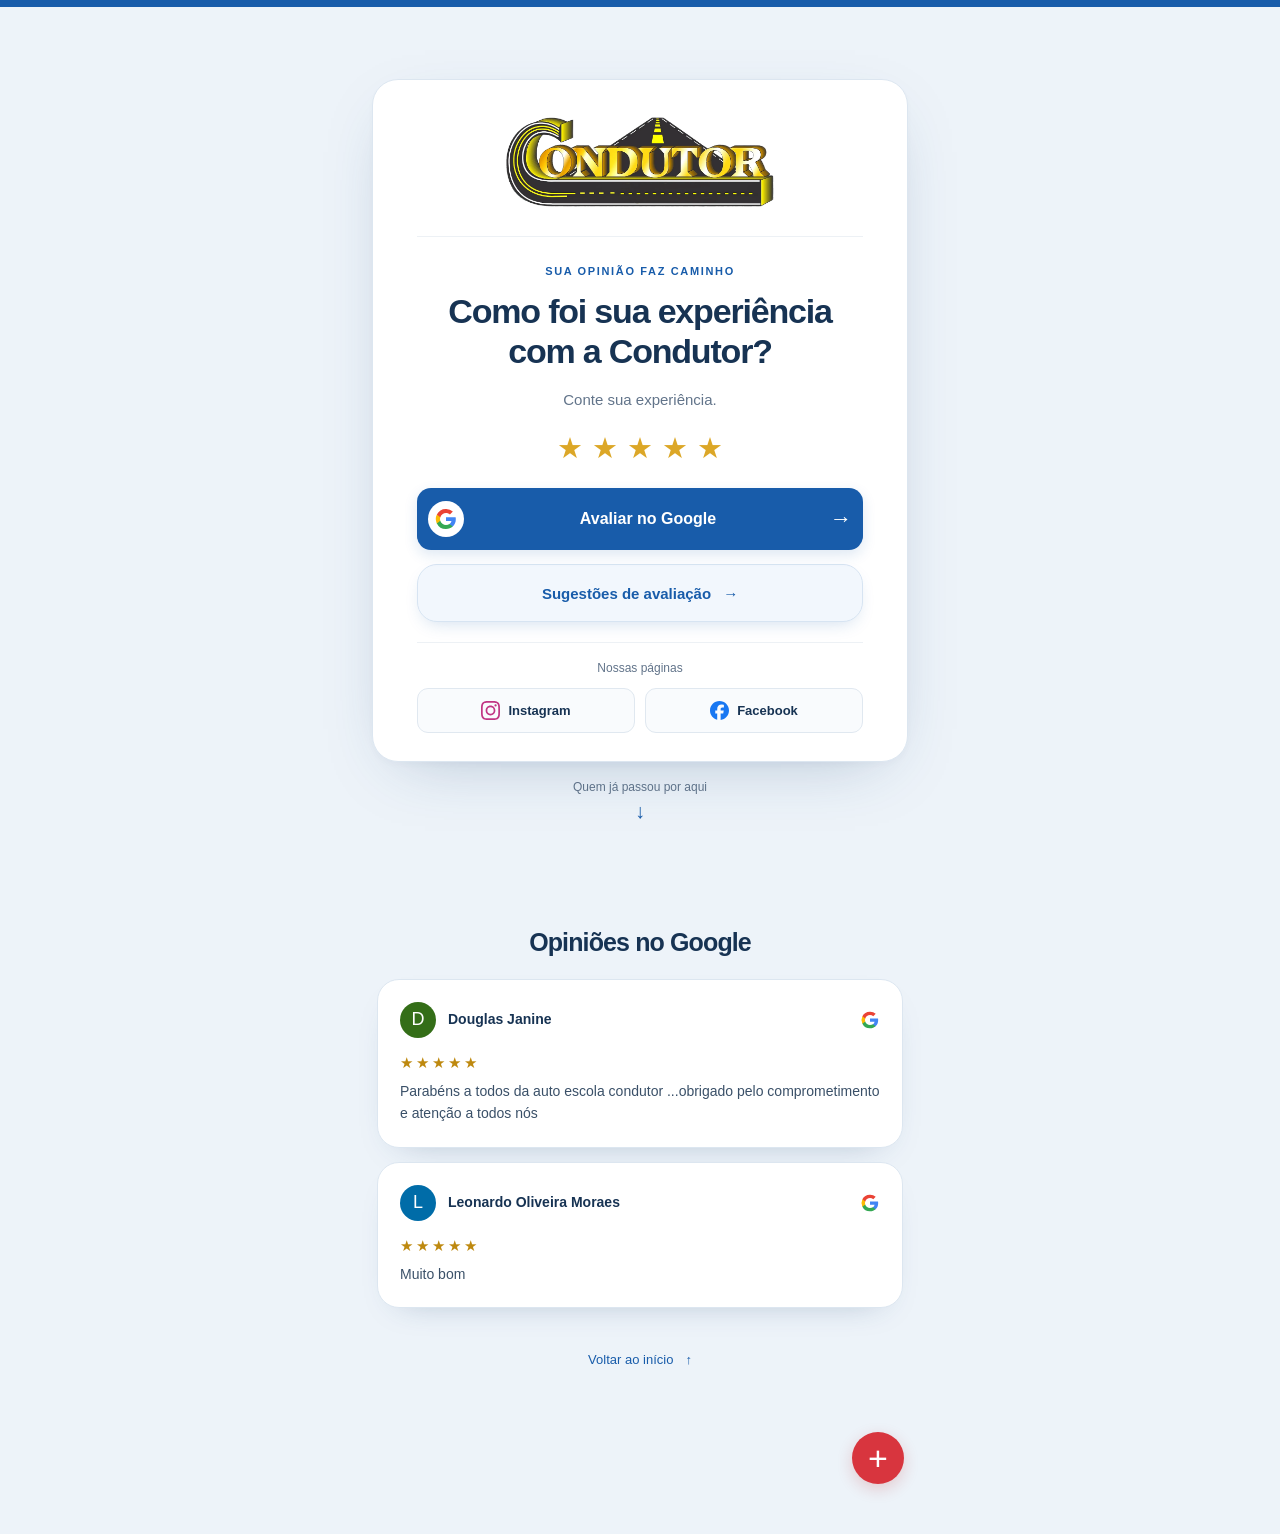
<file: index.html>
<!doctype html>
<html lang="pt-BR">
  <head>
    <meta charset="UTF-8" />
    <meta name="viewport" content="width=device-width, initial-scale=1.0" />
    <meta name="theme-color" content="#ffffff" />
    <meta name="description" content="Avalie o atendimento da Auto Escola Condutor no Google." />
    <title>Auto Escola Condutor — Avaliações</title>
    <link rel="icon" href="data:image/svg+xml,%3Csvg xmlns='http://www.w3.org/2000/svg' viewBox='0 0 64 64'%3E%3Crect width='64' height='64' rx='16' fill='%231a73e8'/%3E%3Cpath d='M15 42h34M20 34h24M24 26h16' stroke='white' stroke-width='6' stroke-linecap='round'/%3E%3Ccircle cx='32' cy='48' r='4' fill='%23f4e500'/%3E%3C/svg%3E" />
    <link rel="stylesheet" href="./style.css" />
  </head>
  <body>
    <main class="page-shell home-shell" id="inicio" data-view="home">
      <div class="hero-stage">
      <section class="review-card" aria-labelledby="page-title">
        <div class="brand-lockup">
          <img class="brand-logo" src="assets/condutor.webp" alt="Logo Auto Escola Condutor" />
        </div>



        <div id="review-intro" class="review-content">
        <p class="eyebrow">Sua opinião faz caminho</p>
        <h1 id="page-title">Como foi sua experiência com a Condutor?</h1>
        <p class="supporting-copy">Conte sua experiência.</p>

        <div class="stars" aria-hidden="true">
          <span>★</span><span>★</span><span>★</span><span>★</span><span>★</span>
        </div>
        </div>
        <div id="thank-you" class="review-content thank-you" hidden>
          <span class="thank-you-icon" aria-hidden="true">✓</span>
          <h2 id="thank-you-title" tabindex="-1">Obrigado por fazer parte da nossa história.</h2>
          <p class="supporting-copy">Conclua sua avaliação no Google.</p>
        </div>

        <a class="review-button" href="https://search.google.com/local/writereview?placeid=ChIJnSWxMhN_vZQRJkcodq7XDts" target="_blank" rel="noopener noreferrer">
          <span class="google-badge" aria-hidden="true"><img src="assets/google-g.svg" alt="" width="24" height="24" /></span>
          <span>Avaliar no Google</span>
          <span class="arrow" aria-hidden="true">→</span>
        </a>
        <a class="suggestions-link" id="open-suggestions" href="#sugestoes" aria-controls="suggestions-view">Sugestões de avaliação <span aria-hidden="true">→</span></a>
        <button class="back-button" id="back-button" type="button" hidden>Voltar ao início</button>
        <section class="social-pages" aria-labelledby="social-title">
          <h2 id="social-title">Nossas páginas</h2>
          <div class="social-links">
            <a class="social-link instagram" href="https://www.instagram.com/instrutores_credenciados_/" target="_blank" rel="noopener noreferrer"><img src="assets/instagram.svg" width="22" height="22" alt="" />Instagram</a>
            <a class="social-link facebook" href="https://www.facebook.com/www.cfccondutor.com.br/?locale=pt_BR" target="_blank" rel="noopener noreferrer"><img src="assets/facebook.svg" width="22" height="22" alt="" />Facebook</a><button class="social-link share-button" type="button" data-share><svg width="20" height="20" viewBox="0 0 24 24" fill="none" stroke="currentColor" stroke-width="1.8" aria-hidden="true"><circle cx="18" cy="5" r="3"/><circle cx="6" cy="12" r="3"/><circle cx="18" cy="19" r="3"/><path d="m8.6 10.5 6.8-4M8.6 13.5l6.8 4"/></svg>Compartilhar</button>
          </div>
        </section>

      </section>
      <a class="scroll-cue" href="#avaliacoes">Quem já passou por aqui <span aria-hidden="true">↓</span></a>
      </div>

      <section class="testimonials" id="avaliacoes" aria-labelledby="testimonials-title">
        <div class="section-heading"><h2 id="testimonials-title">Opiniões no Google</h2></div>
        <div class="testimonial-list">
          <article class="testimonial-card">
            <div class="reviewer">
              <span class="reviewer-avatar avatar-douglas" aria-hidden="true">D</span>
              <div><h3>Douglas Janine</h3></div>
              <img class="review-source" src="assets/google-g.svg" alt="Google" width="20" height="20" loading="lazy" />
            </div>
            <div class="rating" aria-label="5 de 5 estrelas"><span aria-hidden="true">★★★★★</span></div>
            <blockquote>Parabéns a todos da auto escola condutor ...obrigado pelo comprometimento e atenção a todos nós</blockquote>
          </article>
          <article class="testimonial-card">
            <div class="reviewer">
              <span class="reviewer-avatar avatar-leonardo" aria-hidden="true">L</span>
              <div><h3>Leonardo Oliveira Moraes</h3></div>
              <img class="review-source" src="assets/google-g.svg" alt="Google" width="20" height="20" loading="lazy" />
            </div>
            <div class="rating" aria-label="5 de 5 estrelas"><span aria-hidden="true">★★★★★</span></div>
            <blockquote>Muito bom</blockquote>
          </article>
        </div>
        <a class="return-top" href="#inicio">Voltar ao início <span aria-hidden="true">↑</span></a>
      </section>
<footer class="help-footer"><details class="help-contact"><summary aria-label="Precisa de ajuda?" title="Precisa de ajuda?"><span aria-hidden="true">+</span></summary><div class="help-options"><p>Precisa de ajuda?</p><a href="https://wa.me/5517997099109?text=Ol%C3%A1!%20Preciso%20de%20ajuda%20com%20meu%20atendimento%20na%20Condutor." target="_blank" rel="noopener noreferrer">Falar no WhatsApp</a><a href="mailto:cfccondutor@hotmail.com">Enviar e-mail</a></div></details></footer>
    </main>
    <main class="suggestions-shell" id="suggestions-view" hidden aria-labelledby="suggestions-title">
  <nav class="suggestions-nav" aria-label="Navegação"><a id="close-suggestions" href="#inicio">← Voltar</a><img src="assets/condutor.webp" alt="Auto Escola Condutor" width="125" /></nav>
  <header class="suggestions-heading"><h1 id="suggestions-title" tabindex="-1">Sugestões de avaliação</h1><p>Toque no texto para editar e depois copie.</p></header>
  <div class="category-tabs" role="tablist" aria-label="Categorias de sugestões">
        <button type="button" role="tab" id="tab-geral" aria-selected="true" aria-controls="suggestion-panel" data-category="geral" class="category-tab">Geral</button>
        <button type="button" role="tab" id="tab-atendimento" aria-selected="false" aria-controls="suggestion-panel" tabindex="-1" data-category="atendimento" class="category-tab">Atendimento</button>
        <button type="button" role="tab" id="tab-servico" aria-selected="false" aria-controls="suggestion-panel" tabindex="-1" data-category="servico" class="category-tab">Serviço</button>
        <button type="button" role="tab" id="tab-preco" aria-selected="false" aria-controls="suggestion-panel" tabindex="-1" data-category="preco" class="category-tab">Preço</button>
      </div>
  <div class="length-filter" role="group" aria-label="Tamanho das sugestões">
    <button type="button" data-length="curtas" aria-pressed="false">Curtas</button>
    <button type="button" data-length="detalhadas" aria-pressed="true">Detalhadas</button>
  </div>
  <section class="suggestion-panel" id="suggestion-panel" role="tabpanel" aria-labelledby="tab-geral" tabindex="0">
    <div id="suggestion-list" class="suggestion-list"></div>
  </section>
  <button class="more-suggestions" id="more-suggestions" type="button">Outras sugestões ↻</button>
  <div class="suggestions-action"><a class="review-button" href="https://search.google.com/local/writereview?placeid=ChIJnSWxMhN_vZQRJkcodq7XDts" target="_blank" rel="noopener noreferrer">
          <span class="google-badge" aria-hidden="true"><img src="assets/google-g.svg" alt="" width="24" height="24" /></span>
          <span>Avaliar no Google</span>
          <span class="arrow" aria-hidden="true">→</span>
        </a></div>

<div class="suggestion-share"><button class="social-link share-button" type="button" data-share><svg width="20" height="20" viewBox="0 0 24 24" fill="none" stroke="currentColor" stroke-width="1.8" aria-hidden="true"><circle cx="18" cy="5" r="3"/><circle cx="6" cy="12" r="3"/><circle cx="18" cy="19" r="3"/><path d="m8.6 10.5 6.8-4M8.6 13.5l6.8 4"/></svg>Compartilhar</button></div><footer class="help-footer"><details class="help-contact"><summary aria-label="Precisa de ajuda?" title="Precisa de ajuda?"><span aria-hidden="true">+</span></summary><div class="help-options"><p>Precisa de ajuda?</p><a href="https://wa.me/5517997099109?text=Ol%C3%A1!%20Preciso%20de%20ajuda%20com%20meu%20atendimento%20na%20Condutor." target="_blank" rel="noopener noreferrer">Falar no WhatsApp</a><a href="mailto:cfccondutor@hotmail.com">Enviar e-mail</a></div></details></footer>
  <p class="copy-status" role="status" aria-live="polite" aria-atomic="true" id="copy-status"></p>
</main>
<script src="./sharing.js" defer></script>
    <script src="./suggestions.js" defer></script>
    <script src="./review.js" defer></script>
  </body>
</html>
</file>
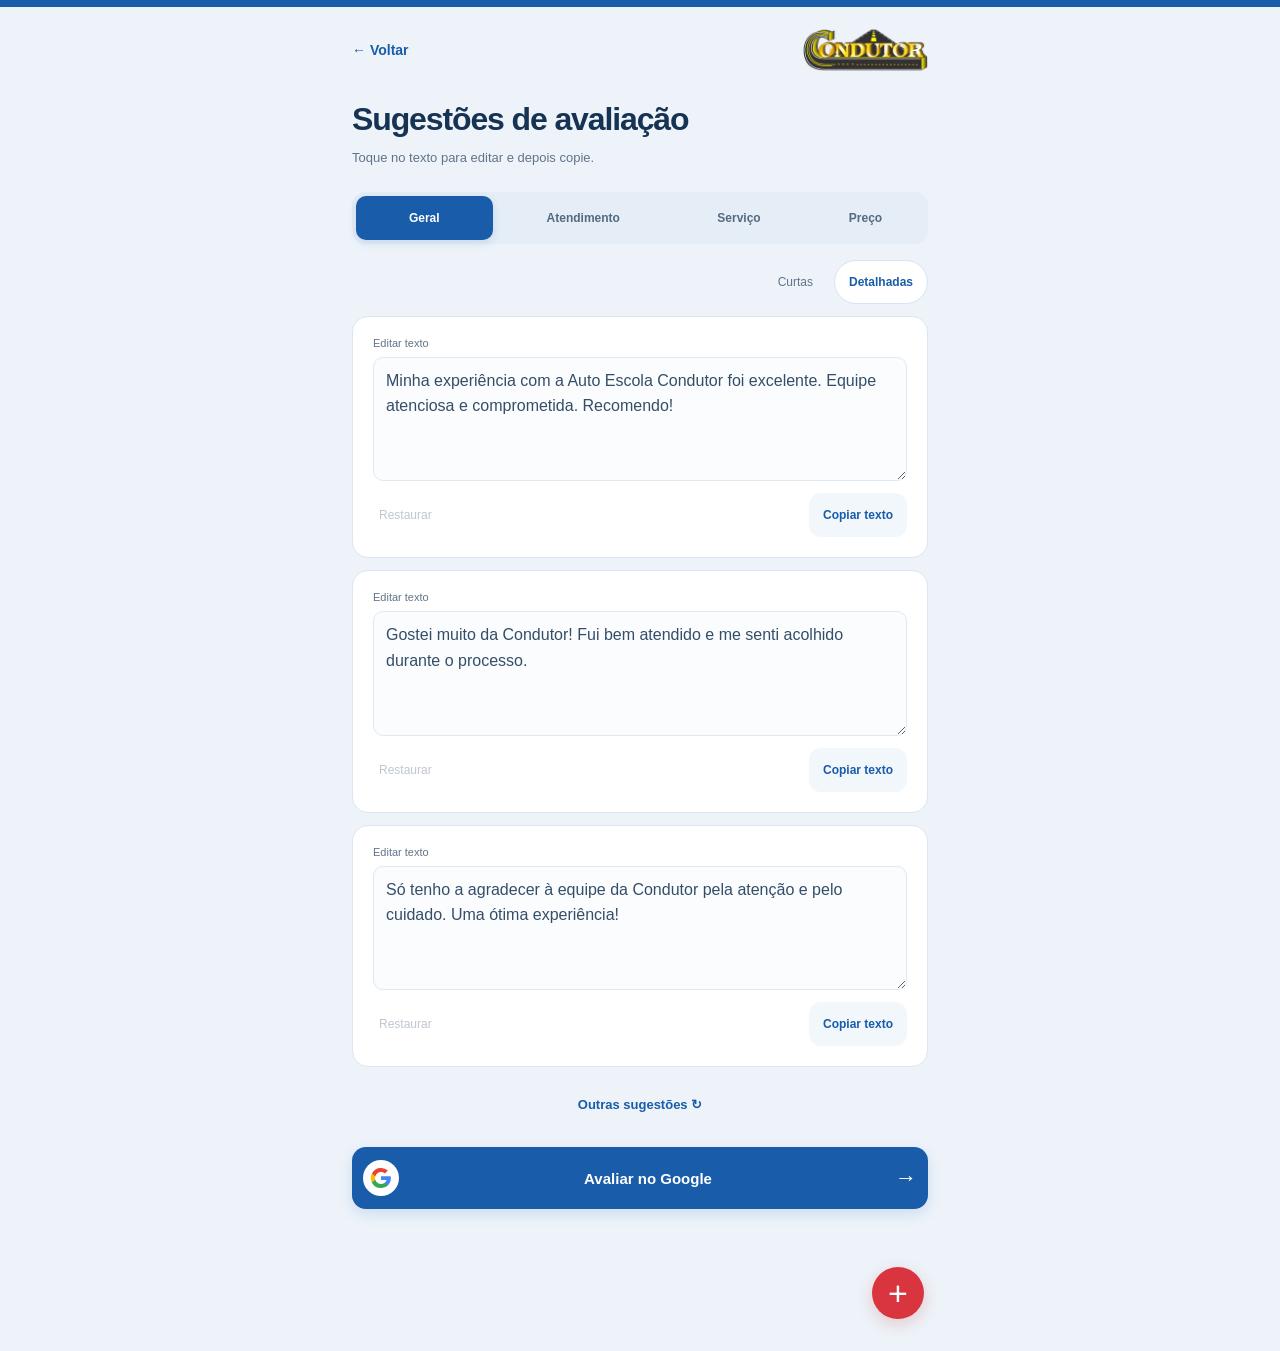
<file: sugestoes.html>
<!doctype html><html lang="pt-BR"><head><meta charset="utf-8"><meta name="viewport" content="width=device-width,initial-scale=1"><meta http-equiv="refresh" content="0;url=./#sugestoes"><title>Sugestões — Condutor</title><script>location.replace("./#sugestoes")</script></head><body><a href="./#sugestoes">Ver sugestões de avaliação</a></body></html>
</file>
<file: style.css>
:root {
  color-scheme: light;
  --ink: #173353;
  --muted: #62748a;
  --blue: #185caa;
  --blue-dark: #104984;
  --gold: #dca727;
  --ease: cubic-bezier(.2,.7,.3,1);
  font-family: "Segoe UI", Arial, sans-serif;
  -webkit-font-smoothing: antialiased;
}
* { box-sizing: border-box; }
[hidden] { display: none !important; }
body { margin: 0; color: var(--ink); background: #edf3f9; }
body::before { content: ""; position: fixed; inset: 0 0 auto; height: 7px; background: var(--blue); }
button, a { -webkit-tap-highlight-color: transparent; }
button { font: inherit; }
.page-shell { width: 100%; max-width: 580px; min-height: 100svh; margin: auto; padding: 40px 22px 26px; display: flex; flex-direction: column; justify-content: center; }
.review-card { position: relative; overflow: hidden; display: flex; flex-direction: column; align-items: center; padding: 36px 44px 28px; border: 1px solid #dce6f0; border-radius: 26px; background: #fff; box-shadow: 0 20px 65px -30px #214a7759, 0 3px 10px #214a7708; text-align: center; animation: arrive 450ms var(--ease) both; }
.brand-lockup { width: 100%; padding-bottom: 28px; margin-bottom: 26px; border-bottom: 1px solid #edf1f5; }
.brand-logo { display: block; width: min(100%, 270px); height: auto; max-height: 100px; object-fit: contain; margin: auto; }
.review-content { width: 100%; }
.eyebrow { margin: 0 0 13px; color: var(--blue); font-size: 11px; line-height: 1.5; font-weight: 700; letter-spacing: .15em; text-transform: uppercase; }
h1, .thank-you h2 { max-width: 390px; margin: 0 auto; font-size: clamp(27px, 6.5vw, 34px); font-weight: 650; letter-spacing: -.035em; line-height: 1.17; text-wrap: balance; }
.supporting-copy { max-width: 335px; margin: 16px auto 0; color: var(--muted); font-size: 15px; line-height: 1.65; text-wrap: pretty; }
.stars { display: flex; justify-content: center; gap: 9px; margin: 22px 0 25px; color: var(--gold); font-size: 29px; line-height: 1; }
.stars span { display: block; transition: transform 180ms var(--ease), color 180ms; }
.stars span:hover { transform: translateY(-3px) scale(1.08); color: #c18b0c; }
.review-button { position: relative; width: 100%; min-height: 56px; padding: 16px 44px; display: flex; justify-content: center; align-items: center; border: 1px solid transparent; border-radius: 14px; color: #fff; background: var(--blue); text-decoration: none; font-size: 16px; line-height: 1.4; font-weight: 650; box-shadow: 0 5px 14px #185caa24; transition: background 180ms, transform 180ms var(--ease), box-shadow 180ms; }
.arrow { position: absolute; right: 20px; font-size: 23px; font-weight: 400; transition: transform 180ms; }
.review-button:hover { background: var(--blue-dark); box-shadow: 0 7px 18px #185caa30; }
.review-button:hover .arrow { transform: translateX(3px); }
.review-button:active { transform: scale(.985); }
a:focus-visible, button:focus-visible { outline: 3px solid #749fd4; outline-offset: 4px; }
.review-note { margin: 12px 0 0; color: var(--muted); font-size: 12px; line-height: 1.5; }
.google-logo { display: block; width: 66px; height: auto; margin-top: 22px; }
.social-pages { width: 100%; margin-top: 24px; padding-top: 21px; border-top: 1px solid #edf1f5; }
.social-pages h2 { margin: 0 0 13px; color: var(--muted); font-size: 12px; font-weight: 500; }
.social-links { display: flex; gap: 10px; }
.social-link { flex: 1; min-width: 0; min-height: 45px; display: flex; align-items: center; justify-content: center; gap: 8px; padding: 10px 8px; border: 1px solid #e0e8f0; border-radius: 11px; background: #f9fbfd; color: var(--ink); font-size: 13px; font-weight: 600; text-decoration: none; transition: background 180ms, border-color 180ms; }
.social-link img { width: 19px; height: 19px; flex-shrink: 0; }
.social-link:hover { background: #eef4fb; border-color: #bbcfe6; }
.site-footer { display: flex; justify-content: center; align-items: center; gap: 8px; margin-top: 21px; color: var(--muted); font-size: 12px; line-height: 1.5; text-align: center; }
.footer-mark { color: var(--gold); font-size: 9px; }
.thank-you { margin-bottom: 26px; animation: arrive 300ms var(--ease); }
.thank-you-icon { display: grid; place-items: center; width: 48px; height: 48px; margin: 0 auto 20px; border: 1px solid #d5e4f5; border-radius: 50%; color: var(--blue); background: #eff5fc; font-size: 25px; }
.thank-you h2:focus { outline: none; }
.back-button { min-height: 44px; margin-top: 8px; padding: 10px 16px; border: 0; border-radius: 8px; background: transparent; color: var(--muted); font-size: 13px; cursor: pointer; }
.back-button:hover { color: var(--blue); background: #f4f7fb; }
@keyframes arrive { from { opacity: 0; transform: translateY(7px); } to { opacity: 1; transform: translateY(0); } }
@media (max-width: 480px) {
  .page-shell { padding: 23px 14px 20px; }
  .review-card { padding: 28px 24px 23px; border-radius: 22px; }
  .brand-lockup { padding-bottom: 22px; margin-bottom: 23px; }
  .brand-logo { width: 230px; max-width: 100%; }
  .supporting-copy { font-size: 14px; }
}
@media (max-width: 350px) {
  .review-card { padding-left: 18px; padding-right: 18px; }
  .social-links { gap: 7px; }
  .social-link { gap: 6px; font-size: 12px; }
  .review-button { padding-left: 30px; padding-right: 38px; font-size: 15px; }
}
@media (prefers-reduced-motion: reduce) { *, *::before, *::after { animation: none !important; transition: none !important; } }

/* Mobile scrolling and continuously animated calls to action. */
html { scroll-behavior: smooth; scroll-padding-top: 24px; }
body::before { z-index: 5; pointer-events: none; }
.home-shell { display: block; padding-top: 20px; padding-bottom: 50px; }
.hero-stage { min-height: calc(100svh - 20px); display: flex; flex-direction: column; justify-content: center; }
.review-button { overflow: hidden; display: grid; grid-template-columns: 55px 1fr 18px; gap: 10px; padding: 10px 14px 10px 10px; min-height: 62px; isolation: isolate; }
.review-button { text-align: center; }
.review-button > * { position: relative; z-index: 1; }
.review-button .arrow { position: static; font-size: 22px; }
.google-badge { display: grid; place-items: center; width: 55px; height: 36px; background: #fff; border-radius: 8px; }
.google-badge img { display: block; width: 44px; height: auto; }
.review-button::after { content: ""; position: absolute; z-index: 0; top: -50%; left: -60%; width: 35%; height: 200%; background: linear-gradient(90deg, transparent, #ffffff21, transparent); transform: rotate(22deg); pointer-events: none; }
.suggestions-link { min-height: 44px; display: inline-flex; align-items: center; justify-content: center; gap: 6px; margin-top: 6px; padding: 9px 10px; border-radius: 8px; color: var(--blue); font-size: 13px; text-underline-offset: 4px; text-decoration-color: #185caa50; }
.suggestions-link:hover { text-decoration-color: currentColor; background: #f4f8fc; }
.review-note { margin-top: 0; font-size: 11px; }
.social-pages { margin-top: 20px; padding-top: 18px; }
.scroll-cue { min-height: 66px; padding: 18px 10px; display: flex; flex-direction: column; align-items: center; justify-content: center; gap: 6px; color: var(--muted); font-size: 12px; text-decoration: none; border-radius: 10px; }
.scroll-cue span { color: var(--blue); font-size: 20px; }
.testimonials { padding: 55px 0 12px; scroll-margin-top: 18px; }
.section-heading { margin: 0 10px 30px; text-align: center; }
.section-heading h2 { margin: 0; font-size: clamp(29px, 7vw, 38px); font-weight: 650; line-height: 1.15; letter-spacing: -.035em; }
.section-heading > p:last-child { color: var(--muted); font-size: 14px; line-height: 1.6; }
.testimonial-list { display: grid; gap: 22px; padding: 0 5px; }
.testimonial-card { position: relative; isolation: isolate; padding: 28px; border: 1px solid #dce6f0; border-radius: 22px; background: white; box-shadow: 0 14px 35px -24px #20477366; }
.testimonial-card:nth-child(2) { margin-left: 25px; }
.reviewer { display: flex; align-items: center; gap: 12px; }
.reviewer-avatar { display: grid; flex: 0 0 44px; width: 44px; height: 44px; place-items: center; border-radius: 50%; font-family: Arial, sans-serif; font-size: 23px; color: #fff; box-shadow: 0 0 0 5px #eef3f8; }
.avatar-douglas { background: #346e18; }
.avatar-leonardo { background: #006ca8; }
.reviewer h3 { margin: 0; font-size: 14px; font-weight: 650; line-height: 1.4; }
.reviewer p { margin: 3px 0 0; font-size: 11px; color: var(--muted); }
.review-source { width: 43px; height: auto; margin-left: auto; }
.rating { margin: 24px 0 12px; color: #be890f; font-size: 17px; letter-spacing: 3px; }
.testimonial-card blockquote { position: relative; z-index: 1; margin: 0; color: #3a5068; font-size: 16px; line-height: 1.75; text-wrap: pretty; }
.quote-mark { position: absolute; right: 19px; bottom: -18px; z-index: 0; color: #eaf1f8; font-family: Georgia, serif; font-size: 112px; line-height: 1; pointer-events: none; }
.return-top { display: flex; min-height: 44px; width: fit-content; align-items: center; gap: 12px; margin: 30px auto 0; padding: 10px 15px; border-radius: 8px; color: var(--blue); font-size: 13px; text-decoration: none; }
.return-top:hover { background: #e3edf8; }
.will-reveal { opacity: 0; transform: translateY(24px) rotate(-1deg); transition: opacity .6s ease, transform .6s var(--ease); }
.will-reveal:nth-child(2) { transform: translateY(24px) rotate(1deg); }
.will-reveal.is-visible { opacity: 1; transform: none; }

/* Suggestions are their own page; the Google link stays available in every category. */
.suggestions-shell { width: 100%; max-width: 620px; margin: auto; padding: 30px 22px 130px; }
.suggestions-nav { display: flex; justify-content: space-between; align-items: center; gap: 20px; margin-bottom: 42px; }
.suggestions-nav a { display: inline-flex; align-items: center; min-height: 44px; padding: 10px 0; color: var(--blue); font-size: 14px; text-decoration: none; }
.suggestions-nav img { width: 125px; height: auto; }
.suggestions-heading h1 { margin: 0; font-size: clamp(36px, 10vw, 48px); font-weight: 650; line-height: 1.08; }
.suggestions-heading > p:not(.eyebrow) { max-width: 420px; margin: 20px 0; color: var(--muted); font-size: 14px; line-height: 1.7; }
.suggestions-rating { display: flex; flex-wrap: wrap; align-items: center; gap: 8px; margin: 22px 0 26px; color: var(--muted); font-size: 11px; line-height: 1.5; }
.suggestions-rating span { color: #be890f; letter-spacing: 2px; font-size: 16px; }
.category-tabs { display: grid; grid-template-columns: 1.05fr 1.35fr 1fr .9fr; gap: 7px; padding: 7px; border: 1px solid #dce6f0; border-radius: 16px; background: #e4edf6; }
.category-tab { cursor: pointer; min-width: 0; min-height: 46px; padding: 10px 6px; border: 1px solid transparent; border-radius: 10px; background: transparent; color: #536a82; font-size: 13px; font-weight: 600; transition: background .18s, color .18s, box-shadow .18s; }
.category-tab.featured { background: #fff; color: var(--blue); border-color: #cadbec; }
.category-tab.featured span { margin-left: 4px; color: #ba8508; }
.category-tab[aria-selected="true"] { background: var(--blue); color: white; border-color: transparent; box-shadow: 0 3px 8px #185caa25; }
.category-tab[aria-selected="true"] span { color: #ffdc78; }
.category-tab:not([aria-selected="true"]):hover { background: #f9fbfe; }
.suggestion-panel { outline-offset: 4px; }
.suggestion-count { display: flex; justify-content: space-between; align-items: center; margin: 28px 2px 16px; }
.suggestion-count h2 { margin: 0; font-size: 17px; font-weight: 650; }
.suggestion-count > span { color: var(--muted); font-size: 12px; }
.suggestion-list { display: grid; gap: 14px; }
.suggestion-card { padding: 22px; border: 1px solid #dce6f0; border-radius: 18px; background: #fff; box-shadow: 0 5px 20px -15px #20477355; animation: arrive .25s var(--ease); }
.suggestion-meta { display: flex; justify-content: space-between; align-items: center; color: #8293a6; font-size: 11px; font-weight: 600; letter-spacing: .06em; }
.mini-stars { color: #be890f; font-size: 13px; letter-spacing: 2px; }
.suggestion-text { margin: 15px 0 16px; font-size: 15px; line-height: 1.75; color: #344e68; user-select: text; }
.copy-button { display: block; min-height: 44px; margin-left: auto; padding: 10px 16px; border: 1px solid #d3e1f0; border-radius: 9px; background: #f2f7fc; color: var(--blue); font-size: 12px; font-weight: 650; cursor: pointer; }
.copy-button:hover { background: #e6f0fa; border-color: #b3cce5; }
.copy-button.is-copied { background: #edf7f1; border-color: #b9ddc9; color: #26734c; }
.copy-button:disabled { opacity: .65; }
.suggestions-action { position: fixed; z-index: 6; left: 50%; bottom: 0; transform: translateX(-50%); width: 100%; max-width: 620px; padding: 14px 22px calc(14px + env(safe-area-inset-bottom)); border-top: 1px solid #d8e3ef; background: #edf3f9f5; backdrop-filter: blur(12px); }
.suggestions-action .review-button { font-size: 15px; }
.copy-status { position: fixed; z-index: 7; left: 50%; bottom: calc(106px + env(safe-area-inset-bottom)); width: max-content; max-width: calc(100% - 32px); transform: translate(-50%, 8px); margin: 0; padding: 13px 18px; border-radius: 12px; background: #173353; color: white; font-size: 13px; line-height: 1.5; text-align: center; box-shadow: 0 6px 25px #17335326; opacity: 0; pointer-events: none; transition: opacity .18s, transform .18s; }
.copy-status.is-active { opacity: 1; transform: translate(-50%, 0); }

@media (prefers-reduced-motion: no-preference) {
  .stars span { animation: star-wave 3.2s ease-in-out infinite; }
  .stars span:nth-child(2) { animation-delay: .18s; }
  .stars span:nth-child(3) { animation-delay: .36s; }
  .stars span:nth-child(4) { animation-delay: .54s; }
  .stars span:nth-child(5) { animation-delay: .72s; }
  .review-button { animation: button-glow 3.8s ease-in-out infinite; }
  .review-button::after { animation: button-sheen 5s ease-in-out infinite; }
  .scroll-cue span { animation: scroll-nudge 2.5s ease-in-out infinite; }
  .reviewer-avatar { animation: avatar-float 5s ease-in-out infinite; }
  .avatar-leonardo { animation-delay: -2.5s; }
}
@keyframes star-wave { 0%, 55%, 100% { transform: translateY(0) scale(1); filter: drop-shadow(0 0 0 transparent); } 24% { transform: translateY(-5px) scale(1.09); filter: drop-shadow(0 3px 4px #dca72740); } }
@keyframes button-glow { 0%, 100% { box-shadow: 0 5px 14px #185caa24, 0 0 0 0 #185caa00; } 50% { box-shadow: 0 7px 22px #185caa40, 0 0 0 4px #185caa0a; } }
@keyframes button-sheen { 0%, 55% { left: -60%; } 86%, 100% { left: 135%; } }
@keyframes scroll-nudge { 0%, 100% { transform: translateY(0); } 50% { transform: translateY(4px); } }
@keyframes avatar-float { 0%, 100% { transform: translateY(0) rotate(-3deg); } 50% { transform: translateY(-3px) rotate(3deg); } }
@media (max-width: 480px) {
  .home-shell { padding-top: 20px; }
  .testimonials { padding-top: 35px; }
  .testimonial-card { padding: 23px 20px; }
  .testimonial-card:nth-child(2) { margin-left: 12px; }
  .reviewer { gap: 10px; }
  .reviewer h3 { font-size: 13px; }
  .review-source { width: 36px; }
  .suggestions-shell { padding: 23px 16px 130px; }
  .suggestions-nav { margin-bottom: 32px; }
  .suggestions-action { padding-left: 16px; padding-right: 16px; }
  .category-tabs { gap: 3px; padding: 5px; }
  .category-tab { font-size: 12px; padding-left: 4px; padding-right: 4px; }
}
@media (max-width: 350px) {
  .review-button { grid-template-columns: 48px 1fr 15px; gap: 6px; padding: 9px; font-size: 14px; }
  .google-badge { width: 48px; height: 34px; }
  .google-badge img { width: 39px; }
  .review-source { display: none; }
  .category-tab { font-size: 11px; }
  .category-tab.featured span { margin-left: 0; }
  .suggestion-card { padding: 19px; }
}
@media (prefers-reduced-motion: reduce) {
  html { scroll-behavior: auto; }
  .will-reveal, .will-reveal:nth-child(2) { opacity: 1; transform: none; }
}

/* Compact in-page suggestion menu. */
.review-button { grid-template-columns: 38px 1fr 18px; animation: none; }
.review-button::after { display: none; }
.google-badge { width: 36px; height: 36px; border-radius: 50%; }
.google-badge img { width: 24px; height: 24px; }
.suggestions-link {
  width: 100%; min-height: 58px; margin-top: 14px; padding: 16px 20px;
  gap: 12px; border: 1px solid #d7e4f2; border-radius: 20px;
  background: #f2f7fd; color: var(--blue); text-decoration: none;
  font-size: 15px; font-weight: 650;
  box-shadow: 0 7px 18px -7px #185caa38;
  transition: background 160ms, box-shadow 160ms, transform 160ms;
}
.suggestions-link:hover { background: #eaf2fc; box-shadow: 0 9px 22px -7px #185caa48; transform: translateY(-1px); }
.suggestions-link:active { transform: translateY(0); }
.testimonials { padding-top: 28px; }
.section-heading { margin-bottom: 22px; }
.section-heading h2 { font-size: 25px; }
.testimonial-list { gap: 14px; }
.testimonial-card, .testimonial-card:nth-child(2) { margin-left: 0; padding: 22px; }
.reviewer-avatar { animation: none; width: 36px; height: 36px; flex-basis: 36px; font-size: 18px; box-shadow: none; }
.review-source { display: block; width: 20px; height: 20px; }
.rating { margin: 16px 0 8px; font-size: 15px; }
.testimonial-card blockquote { font-size: 14px; line-height: 1.6; }
.suggestions-shell { max-width: 620px; min-height: 100svh; padding: 28px 22px 32px; }
.suggestions-nav { margin-bottom: 28px; }
.suggestions-nav a { padding: 10px 12px 10px 0; font-weight: 600; }
.suggestions-heading h1 { max-width: none; font-size: clamp(26px, 6.4vw, 32px); line-height: 1.2; letter-spacing: -.035em; outline: none; }
.suggestions-heading > p:not(.eyebrow) { margin: 10px 0 24px; font-size: 13px; line-height: 1.5; }
.category-tabs { padding: 4px; gap: 3px; border: 0; border-radius: 14px; background: #e5edf6; }
.category-tab { min-height: 44px; font-size: 12px; }
.suggestion-list { margin-top: 20px; gap: 12px; }
.suggestion-card { padding: 20px; border-radius: 16px; box-shadow: none; animation: none; }
.suggestion-text { margin: 0 0 12px; font-size: 14px; line-height: 1.65; }
.copy-button { min-height: 44px; padding: 10px 14px; border: 0; border-radius: 12px; font-size: 12px; }
.more-suggestions { display: block; min-height: 46px; margin: 14px auto 0; padding: 12px 20px; border: 0; border-radius: 14px; background: transparent; color: var(--blue); font-weight: 600; font-size: 13px; cursor: pointer; }
.more-suggestions:hover { background: #e4edf8; }
.suggestions-action { position: static; width: 100%; max-width: none; transform: none; margin-top: 20px; padding: 0; border: 0; background: transparent; backdrop-filter: none; }
.copy-status { bottom: calc(24px + env(safe-area-inset-bottom)); }
@media (max-width: 480px) {
  .suggestions-shell { padding: 20px 16px 28px; }
  .suggestions-nav { margin-bottom: 24px; }
  .suggestion-card { padding: 18px; }
}
@media (max-width: 350px) {
  .suggestions-link { padding: 14px 10px; font-size: 14px; }
  .review-button { grid-template-columns: 36px 1fr 15px; }
  .google-badge { width: 34px; height: 34px; }
  .google-badge img { width: 24px; height: 24px; }
}

/* Editing and secondary actions stay quiet beside the main review flow. */
.edit-label { display: block; margin-bottom: 8px; color: var(--muted); font-size: 11px; }
.suggestion-editor { display: block; width: 100%; min-height: 112px; margin: 0 0 12px; padding: 10px 12px; resize: vertical; border: 1px solid #e0e8f1; border-radius: 10px; background: #fbfcfe; font: inherit; font-size: 16px; line-height: 1.6; color: #344e68; }
.suggestion-editor:focus { outline: 2px solid #749fd4; outline-offset: 2px; border-color: #749fd4; background: #fff; }
.utility-links { width: 100%; display: flex; flex-direction: column; align-items: center; gap: 2px; margin-top: 16px; }
.help-contact { width: 100%; text-align: center; }
.help-contact summary, .share-link { display: flex; align-items: center; justify-content: center; gap: 7px; min-height: 44px; padding: 10px 14px; color: var(--muted); font-size: 12px; line-height: 1.5; cursor: pointer; border-radius: 10px; text-decoration: none; }
.help-contact summary { list-style: none; }
.help-contact summary::-webkit-details-marker { display: none; }
.help-contact summary::after { content: '+'; font-size: 15px; }
.help-contact[open] summary::after { content: '−'; }
.help-contact summary:hover, .share-link:hover { background: #f0f5fb; color: var(--blue); }
.help-contact summary:focus-visible { outline: 3px solid #749fd4; outline-offset: 2px; }
.help-options { display: flex; flex-wrap: wrap; justify-content: center; gap: 6px 18px; padding: 2px 8px 12px; }
.help-options a { display: inline-flex; align-items: center; min-height: 44px; color: var(--blue); font-size: 13px; text-underline-offset: 3px; }

/* Share controls and the final help action. */
.social-links { display: grid; grid-template-columns: repeat(2, minmax(0,1fr)); }
.social-links .share-button { grid-column: 1 / -1; }
.share-button { cursor: pointer; font-family: inherit; }
.share-button svg { width: 19px; height: 19px; flex-shrink: 0; }
.suggestion-share { display: flex; justify-content: center; margin-top: 20px; }
.suggestion-share .share-button { flex: 0 1 260px; }
.help-footer { display: flex; justify-content: flex-end; width: 100%; margin-top: 28px; padding: 10px 4px 0; }
.help-footer .help-contact { width: auto; max-width: 100%; display: flex; flex-direction: column; align-items: flex-end; }
.help-footer .help-contact summary { width: 52px; height: 52px; min-height: 52px; padding: 0; border-radius: 50%; background: #d8353e; color: white; box-shadow: 0 5px 16px #b91c1c30; }
.help-footer .help-contact summary span { font-size: 34px; font-weight: 300; line-height: 1; }
.help-footer .help-contact summary::after { display: none; }
.help-footer .help-contact summary:hover { background: #bd2630; color: white; }
.help-footer .help-options { flex-direction: column; gap: 0; align-items: flex-start; margin-top: 12px; padding: 14px 20px; border: 1px solid #dce6f0; border-radius: 16px; background: white; box-shadow: 0 8px 24px #1733530c; text-align: left; }
.help-options p { margin: 0 0 3px; font-size: 14px; font-weight: 600; }

.length-filter { display: flex; justify-content: flex-end; gap: 6px; margin-top: 16px; }
.length-filter button { min-height: 44px; padding: 9px 14px; border: 1px solid transparent; border-radius: 999px; background: transparent; color: var(--muted); font: inherit; font-size: 12px; cursor: pointer; }
.length-filter button[aria-pressed="true"] { background: white; color: var(--blue); border-color: #d7e4f2; font-weight: 600; }
.length-filter button:hover { background: #f5f8fc; }
.length-filter + .suggestion-panel .suggestion-list { margin-top: 12px; }
.suggestion-actions { display: flex; justify-content: space-between; align-items: center; gap: 12px; }
.restore-button { min-height: 44px; padding: 10px 6px; border: 0; border-radius: 8px; background: transparent; color: var(--muted); font: inherit; font-size: 12px; cursor: pointer; }
.restore-button:hover:not(:disabled) { color: var(--blue); background: #f2f7fc; }
.restore-button:disabled { opacity: .4; cursor: default; }
</file>
